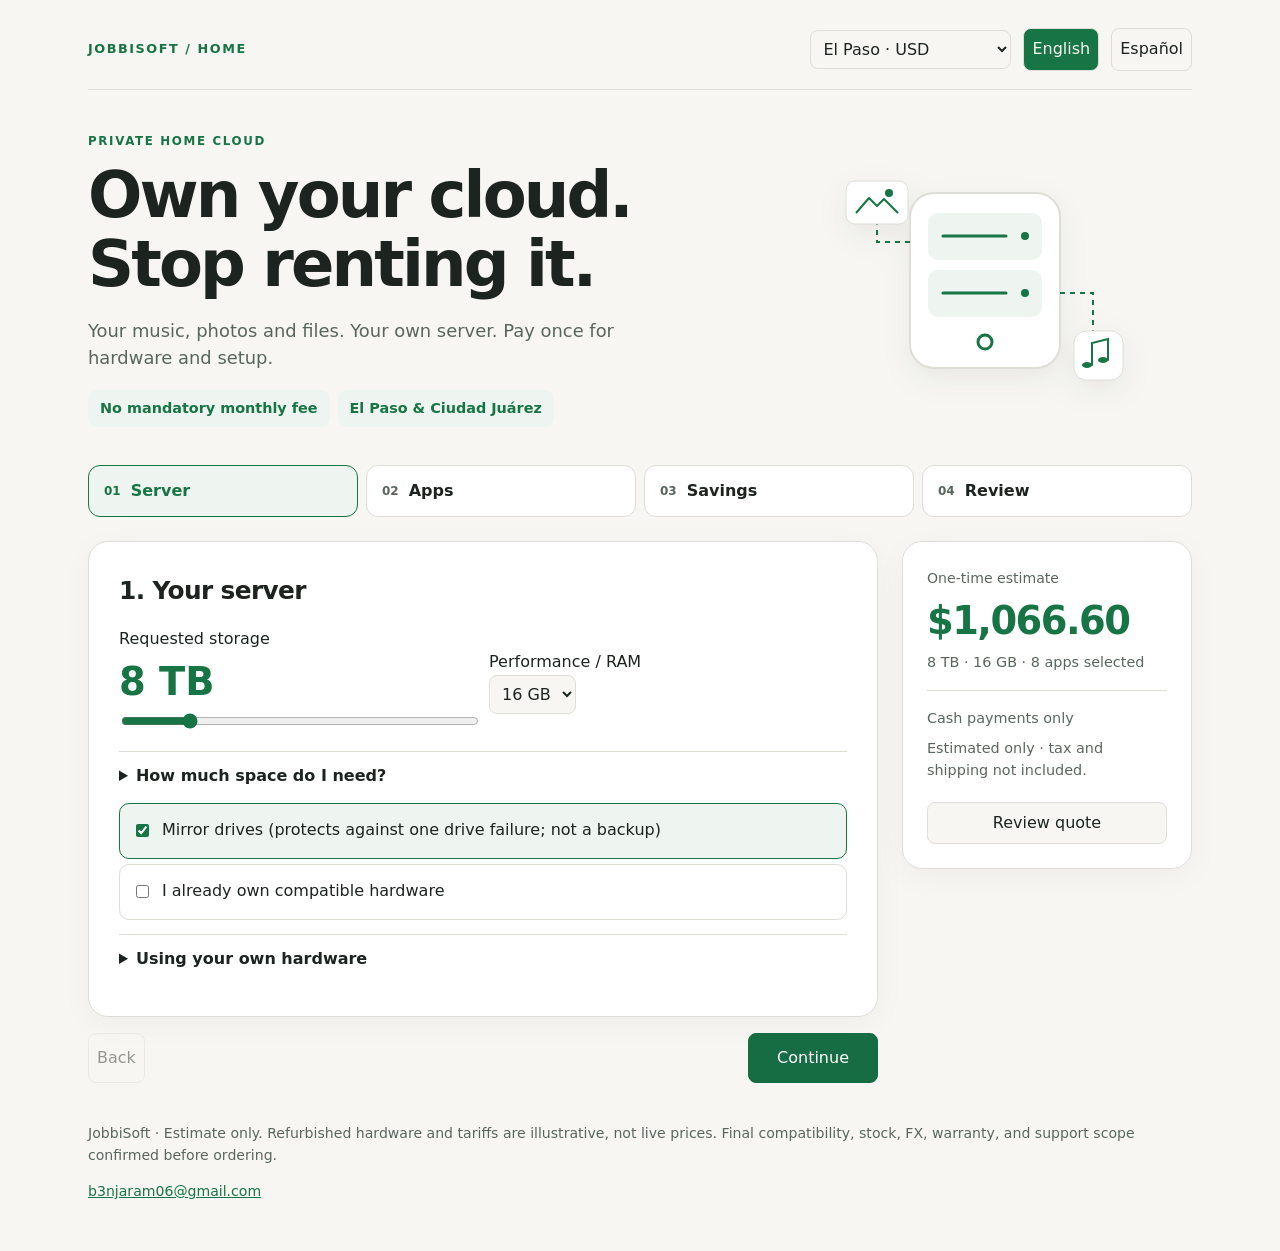
<file: quote/index.html>
<!doctype html>
<html lang="en"><head><meta charset="utf-8"><meta name="viewport" content="width=device-width,initial-scale=1,viewport-fit=cover"><title>Jobbi Home — Instant Quote</title><link rel="stylesheet" href="style.css"><script defer src="app.js"></script></head>
<body><main><header><strong>JOBBISOFT / HOME</strong><div class="controls"><select id="region" aria-label="Market"><option value="US">El Paso · USD</option><option value="MX">Ciudad Juárez · MXN</option></select><button id="en">English</button><button id="es">Español</button></div></header>
<div class="hero"><div><span class="eyebrow" data-t="privateCloud"></span><h1 data-t="hero"></h1><p class="lead" data-t="leadShort"></p><div class="promise"><span data-t="noMonthly"></span><span data-t="localService"></span></div></div><div class="hero-art" aria-hidden="true"><svg viewBox="0 0 320 240" fill="none"><rect x="85" y="36" width="150" height="175" rx="24" fill="var(--card)" stroke="var(--line)" stroke-width="2"/><rect x="103" y="56" width="114" height="47" rx="10" fill="var(--soft)"/><rect x="103" y="113" width="114" height="47" rx="10" fill="var(--soft)"/><path d="M118 79h63m-63 57h63" stroke="var(--accent)" stroke-width="3" stroke-linecap="round"/><circle cx="200" cy="79" r="4" fill="var(--accent)"/><circle cx="200" cy="136" r="4" fill="var(--accent)"/><circle cx="160" cy="185" r="7" stroke="var(--accent)" stroke-width="3"/><path d="M85 85H52v-22m183 73h33v40" stroke="var(--accent)" stroke-width="2" stroke-dasharray="5 5"/><rect x="21" y="24" width="62" height="43" rx="9" fill="var(--card)" stroke="var(--line)"/><path d="m31 56 13-15 8 8 7-7 14 14" stroke="var(--accent)" stroke-width="2" stroke-linejoin="round"/><circle cx="64" cy="36" r="4" fill="var(--accent)"/><rect x="249" y="174" width="49" height="49" rx="12" fill="var(--card)" stroke="var(--line)"/><path d="M267 208v-22l16-4v21" stroke="var(--accent)" stroke-width="2" stroke-linecap="round"/><ellipse cx="262" cy="208" rx="5" ry="3" fill="var(--accent)"/><ellipse cx="278" cy="203" rx="5" ry="3" fill="var(--accent)"/></svg></div></div>
<nav class="steps" aria-label="Configuration"><button type="button" data-step="0"><span>01</span><span data-t="stepHardware"></span></button><button type="button" data-step="1"><span>02</span><span data-t="stepApps"></span></button><button type="button" data-step="2"><span>03</span><span data-t="stepSavings"></span></button><button type="button" data-step="3"><span>04</span><span data-t="stepReview"></span></button></nav><div class="wizard-layout"><div class="wizard-pages">
<section class="page" data-page="0"><h2 data-t="hardware"></h2><div class="split"><label><span data-t="storage"></span><strong id="capacity" class="big"></strong><input id="tb" type="range" min="1" max="40" value="8"></label><label><span data-t="performance"></span><select id="ram"><option value="8">8 GB</option><option value="16" selected>16 GB</option><option value="32">32 GB</option></select></label></div><details><summary data-t="storageHelp"></summary><p class="muted" data-t="guide"></p></details><label class="option"><input type="checkbox" id="mirror" checked><span data-t="mirror"></span></label><label class="option"><input type="checkbox" id="own"><span data-t="own"></span></label><details><summary data-t="hardwareHelp"></summary><p class="muted" data-t="ownNote"></p></details></section>
<section class="page" data-page="1"><h2 data-t="apps"></h2><div id="apps" class="grid"></div><details><summary data-t="appHelp"></summary><p class="muted" data-t="appsNote"></p></details></section>
<section class="page" data-page="2"><h2 data-t="bills"></h2><p class="muted" data-t="billShort"></p><details id="subscriptionChoices"><summary data-t="selectSubscriptions"></summary><div id="subs" class="grid"></div><label class="row"><span data-t="other"></span><input id="other" type="number" min="0" step="0.01" value="0"></label><p class="muted" data-t="billNote"></p></details></section>
<section class="page" data-page="2"><h2 data-t="costs"></h2><label class="support-choice"><span data-t="support"></span><select id="support"><option value="6">6</option><option value="12">12</option></select></label><details><summary data-t="advancedCosts"></summary><div class="grid"><label><span data-t="tariff"></span><select id="tier"></select></label><label><span data-t="rate"></span><input id="rate" type="number" min="0" max="100" step="0.001"></label><label><span data-t="power"></span><input id="watts" type="number" min="1" max="1000" step="1"></label><label><span data-t="extra"></span><input id="extra" type="number" min="0" step="0.01" value="0"></label></div><p class="muted" data-t="costNote"></p></details></section>
<section class="page" data-page="3"><h2 data-t="quote"></h2><div class="review-total"><small data-t="total"></small><strong id="reviewPrice">—</strong></div><details><summary data-t="breakdown"></summary><div id="quote"></div></details><button id="copy" data-t="copy"></button><button id="export"></button><span id="copyStatus" role="status"></span><div class="contact"><h3 data-t="requestTitle"></h3><p data-t="requestShort"></p><a id="request" class="cta" href="mailto:b3njaram06@gmail.com" data-t="request"></a><p class="muted" data-t="requestPrivacy"></p></div></section>
<section class="page" data-page="3"><h2 data-t="savings"></h2><div id="stats" class="grid"></div><svg id="chart" viewBox="0 0 640 290" role="img" aria-label="Five year cost comparison"></svg><details><summary data-t="assumptions"></summary><p class="muted" data-t="disclaimer"></p></details></section>
<section class="page" data-page="3"><details><summary data-t="included"></summary><div class="grid"><div><h3 data-t="ownershipTitle"></h3><p data-t="ownershipNote"></p></div><div><h3 data-t="warrantyTitle"></h3><p data-t="warrantyNote"></p></div><div><h3 data-t="clientTitle"></h3><p data-t="clientNote"></p></div></div></details></section><div class="wizard-actions"><button type="button" id="previous" data-t="back"></button><button type="button" class="primary" id="next" data-t="continue"></button></div></div><aside class="live-card"><small data-t="estimateLabel"></small><strong id="livePrice">—</strong><p id="liveConfig"></p><div class="live-divider"></div><p data-t="cashOnly"></p><p data-t="estimateShort"></p><button type="button" id="reviewJump" data-t="reviewButton"></button></aside></div><footer><p data-t="footer"></p><a href="mailto:b3njaram06@gmail.com">b3njaram06@gmail.com</a></footer></main></body></html>
</file>
<file: quote/style.css>
:root{color-scheme:light dark;--bg:#f7f6f2;--card:#fff;--ink:#1d2420;--muted:#59665e;--accent:#167445;--line:#deded6;--soft:#eef5f0;--orange:#b94b16}@media(prefers-color-scheme:dark){:root{--bg:#121815;--card:#1b231f;--ink:#e9efe9;--muted:#a5b2a9;--accent:#4ade80;--line:#344039;--soft:#202b25;--orange:#fb923c}}*{box-sizing:border-box}body{margin:0;background:var(--bg);color:var(--ink);font:16px/1.55 system-ui,sans-serif}main{max-width:920px;margin:auto;padding:24px 16px 48px}header,.controls,.row,.split{display:flex;align-items:center;justify-content:space-between;gap:12px;flex-wrap:wrap}header strong{font-size:.8rem;letter-spacing:.12em;color:var(--accent)}h1{font-size:clamp(2.2rem,6vw,3.5rem);line-height:1.08;margin:32px 0 12px;max-width:650px}h2{font-size:1.25rem;margin:0 0 16px}.lead{font-size:1.1rem;max-width:65ch;color:var(--muted)}section{background:var(--card);border:1px solid var(--line);border-radius:16px;margin:16px 0;padding:20px}.grid{display:grid;grid-template-columns:repeat(auto-fit,minmax(min(100%,235px),1fr));gap:10px}.split>label{flex:1;min-width:180px}label>span:first-child{display:block}.option,.stat{display:flex;gap:10px;align-items:center;padding:12px;border:1px solid var(--line);border-radius:10px;margin:5px 0}.option:has(input:checked),.stat{background:var(--soft)}.option div{flex:1}.stat{display:block}.stat strong{display:block;font-size:1.5rem}.muted,footer,small{color:var(--muted);font-size:.88rem}.big{display:block;font-size:2.4rem;color:var(--accent)}input,select,button{font:inherit;accent-color:var(--accent)}input[type=range]{width:100%}input[type=number],select,button{border:1px solid var(--line);border-radius:8px;background:var(--bg);color:var(--ink);padding:8px;max-width:100%}input[type=number]{width:120px}button{cursor:pointer}button[aria-pressed=true],#copy{background:var(--accent);color:var(--bg)}.row{padding:8px 0;border-bottom:1px solid var(--line)}.row span{flex:1}.total{font-size:1.3rem;font-weight:700;color:var(--accent)}svg{width:100%;height:auto;margin-top:15px}footer{margin-top:24px}#copyStatus{margin-left:8px} @media(max-width:480px){section{padding:15px}.controls{gap:5px}input[type=number]{width:100px}}
.promise{display:flex;flex-wrap:wrap;gap:8px;margin:18px 0}.promise span{padding:7px 12px;background:var(--soft);border-radius:9px;color:var(--accent);font-size:.9rem;font-weight:600}.contact{margin-top:20px;padding:16px;background:var(--soft);border-radius:12px}.contact h3,section h3{margin:0 0 8px;font-size:1rem}.cta{display:inline-block;padding:10px 15px;border-radius:8px;background:var(--accent);color:var(--bg);font-weight:600;text-decoration:none}footer a{color:var(--accent)}

/* Guided, responsive quote configuration. */
:root{--shadow:0 8px 32px #14231b0a;--primary:#176d43;--on-primary:#fff}
main{max-width:1200px;padding:28px clamp(16px,4vw,48px) 48px}
header{padding-bottom:18px;border-bottom:1px solid var(--line)}
.hero{display:grid;grid-template-columns:minmax(0,1.6fr) minmax(180px,1fr);align-items:center;gap:30px;padding:38px 0 22px}
.hero h1{margin:8px 0 12px;letter-spacing:-.045em;font-size:clamp(2.1rem,5vw,4rem)}
.eyebrow{font-size:.74rem;letter-spacing:.14em;font-weight:750;color:var(--accent)}
.hero-art{max-width:320px;justify-self:center;width:100%}.hero-art svg{margin:0;display:block}
.lead{max-width:47ch;font-size:1.12rem}.promise{margin-bottom:0}
.steps{display:grid;grid-template-columns:repeat(4,minmax(0,1fr));gap:8px;margin:16px 0 24px;scroll-margin-top:12px}
.steps button{display:flex;align-items:center;gap:10px;text-align:left;padding:13px 15px;border-radius:12px;background:var(--card);font-weight:650}
.steps button span:first-child{font-size:.75rem;color:var(--muted);font-variant-numeric:tabular-nums}
.steps button[aria-current=step]{background:var(--soft);border-color:var(--accent);color:var(--accent)}
.steps button[aria-current=step] span:first-child{color:var(--accent)}
.wizard-layout{display:grid;grid-template-columns:minmax(0,1fr) minmax(220px,290px);gap:24px;align-items:start}
section{margin:0 0 16px;padding:clamp(18px,3vw,30px);box-shadow:var(--shadow);border-radius:20px}
.page:not([hidden]){animation:arrive .25s ease-out}
h2{font-size:1.55rem;letter-spacing:-.025em}
.live-card{position:sticky;top:20px;padding:24px;background:var(--card);border:1px solid var(--line);border-radius:20px;box-shadow:var(--shadow)}
.live-card>strong,.review-total strong{display:block;font-size:clamp(1.7rem,3vw,2.5rem);line-height:1.15;letter-spacing:-.04em;font-variant-numeric:tabular-nums;color:var(--accent);margin:8px 0}
.live-card p{font-size:.9rem;color:var(--muted);margin:8px 0}.live-divider{border-top:1px solid var(--line);margin:16px 0}
.live-card button{width:100%;margin-top:12px}.wizard-actions{display:flex;justify-content:space-between;gap:12px;margin:16px 0}
button.primary,.cta,#copy{background:var(--primary);color:var(--on-primary);border-color:var(--primary)}
button.primary{padding:12px 28px}.review-total{background:var(--soft);border-radius:14px;padding:18px;margin-bottom:14px}
.option{min-height:56px;transition:background .15s,border-color .15s,transform .15s}
.option:has(input:checked){border-color:var(--accent)}
#apps{grid-template-columns:repeat(auto-fit,minmax(min(100%,220px),1fr))}
#apps .option{min-height:100px;align-items:center;padding:14px}
#apps .option small{display:block;line-height:1.4;margin-top:4px}#apps .option br{display:none}
.app-icon{display:grid!important;place-items:center;flex:0 0 40px;height:40px;border-radius:12px;background:var(--soft);color:var(--accent);font-size:1.5rem;font-weight:700}
#subs{grid-template-columns:1fr}#subs .option{margin:0}#subs input[type=number]{width:100px}
details{margin:14px 0;color:var(--muted);border-top:1px solid var(--line);padding-top:12px}
summary{font-weight:650;cursor:pointer;color:var(--ink)}
details[open]>div{margin-top:12px}details p{margin-bottom:0}.support-choice{display:flex;justify-content:space-between;align-items:center;gap:12px}
.stat{padding:16px}.contact{padding:20px}.contact .cta{margin-top:4px}.row b{text-align:right;overflow-wrap:anywhere}
button{transition:background .15s,border-color .15s,transform .15s}button:active:not(:disabled){transform:translateY(1px)}button:disabled{opacity:.45;cursor:default}
:focus-visible{outline:3px solid var(--accent);outline-offset:3px}[hidden]{display:none!important}
@keyframes arrive{from{opacity:0;transform:translateY(7px)}to{opacity:1;transform:translateY(0)}}
@media(max-width:740px){.hero{grid-template-columns:1fr;padding:24px 0 10px}.hero-art{display:none}.wizard-layout{grid-template-columns:1fr}.live-card{position:static;grid-row:1;padding:16px}.live-card .live-divider,.live-card>p:not(#liveConfig),.live-card button{display:none}.live-card>strong{font-size:1.9rem}.steps{gap:5px}.steps button{padding:10px 6px;flex-direction:column;align-items:flex-start;gap:2px;font-size:.83rem}.wizard-actions{position:sticky;bottom:0;background:var(--bg);padding:10px 0;z-index:2}.controls{font-size:.85rem}}
@media(prefers-reduced-motion:reduce){*,*::before,*::after{animation:none!important;transition:none!important;scroll-behavior:auto!important}}

.app-icon svg{width:24px;height:24px;margin:0;display:block}.hero-art svg{filter:drop-shadow(0 10px 14px #14231b10)}
</file>
